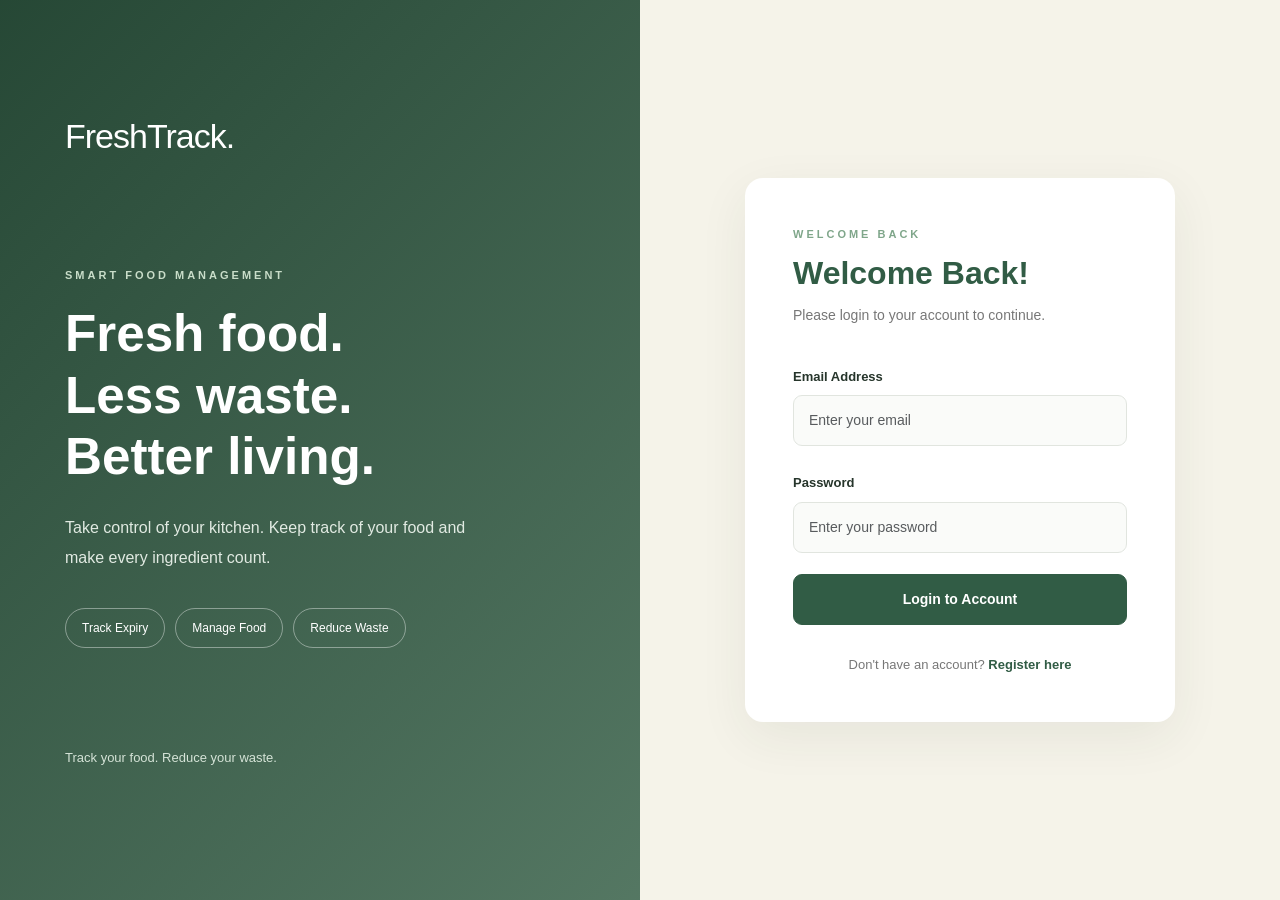
<file: index.html>
<!DOCTYPE html>
<html lang="en">
<head>
    <meta charset="UTF-8">
    <meta name="viewport" content="width=device-width, initial-scale=1.0">

    <title>Login | FreshTrack</title>

    <link href="https://cdn.jsdelivr.net/npm/bootstrap@5.3.3/dist/css/bootstrap.min.css" rel="stylesheet">

    <link rel="stylesheet" href="css/style.css">
</head>

<body class="login-page">

    <div class="login-wrapper">

        <!-- LEFT SIDE -->
        <div class="login-visual">

            <div class="visual-content">

                <h2 class="brand-name">FreshTrack.</h2>

                <div class="visual-message">
                    <p class="visual-label">SMART FOOD MANAGEMENT</p>

                    <h1>
                        Fresh food.<br>
                        Less waste.<br>
                        Better living.
                    </h1>

                    <p class="visual-description">
                        Take control of your kitchen.
                        Keep track of your food and make
                        every ingredient count.
                    </p>

                    <div class="visual-features">
                        <span>Track Expiry</span>
                        <span>Manage Food</span>
                        <span>Reduce Waste</span>
                    </div>
                </div>

                <p class="visual-footer">
                    Track your food. Reduce your waste.
                </p>

            </div>

        </div>


        <!-- RIGHT SIDE -->
        <div class="login-form-section">

            <div class="login-card">

                <div class="login-heading">

                    <p class="login-label">WELCOME BACK</p>

                    <h2>Welcome Back!</h2>

                    <p>
                        Please login to your account
                        to continue.
                    </p>

                </div>


                <form id="loginForm">

                    <div class="mb-4">

                        <label class="form-label">
                            Email Address
                        </label>

                        <input
                            type="email"
                            id="loginEmail"
                            class="form-control"
                            placeholder="Enter your email"
                            required
                        >

                    </div>


                    <div class="mb-3">

                        <label class="form-label">
                            Password
                        </label>

                        <input
                            type="password"
                            id="loginPassword"
                            class="form-control"
                            placeholder="Enter your password"
                            required
                        >

                    </div>


                    <div id="loginMessage" class="mb-3"></div>


                    <button type="submit" class="btn btn-primary w-100">
                        Login to Account
                    </button>

                </form>


                <p class="register-text">
                    Don't have an account?
                    <a href="register.html">Register here</a>
                </p>

            </div>

        </div>

    </div>


    <script src="js/auth.js"></script>

    <script>
        console.log("FreshTrack Auth Loaded!");
    </script>

</body>
</html>
</file>
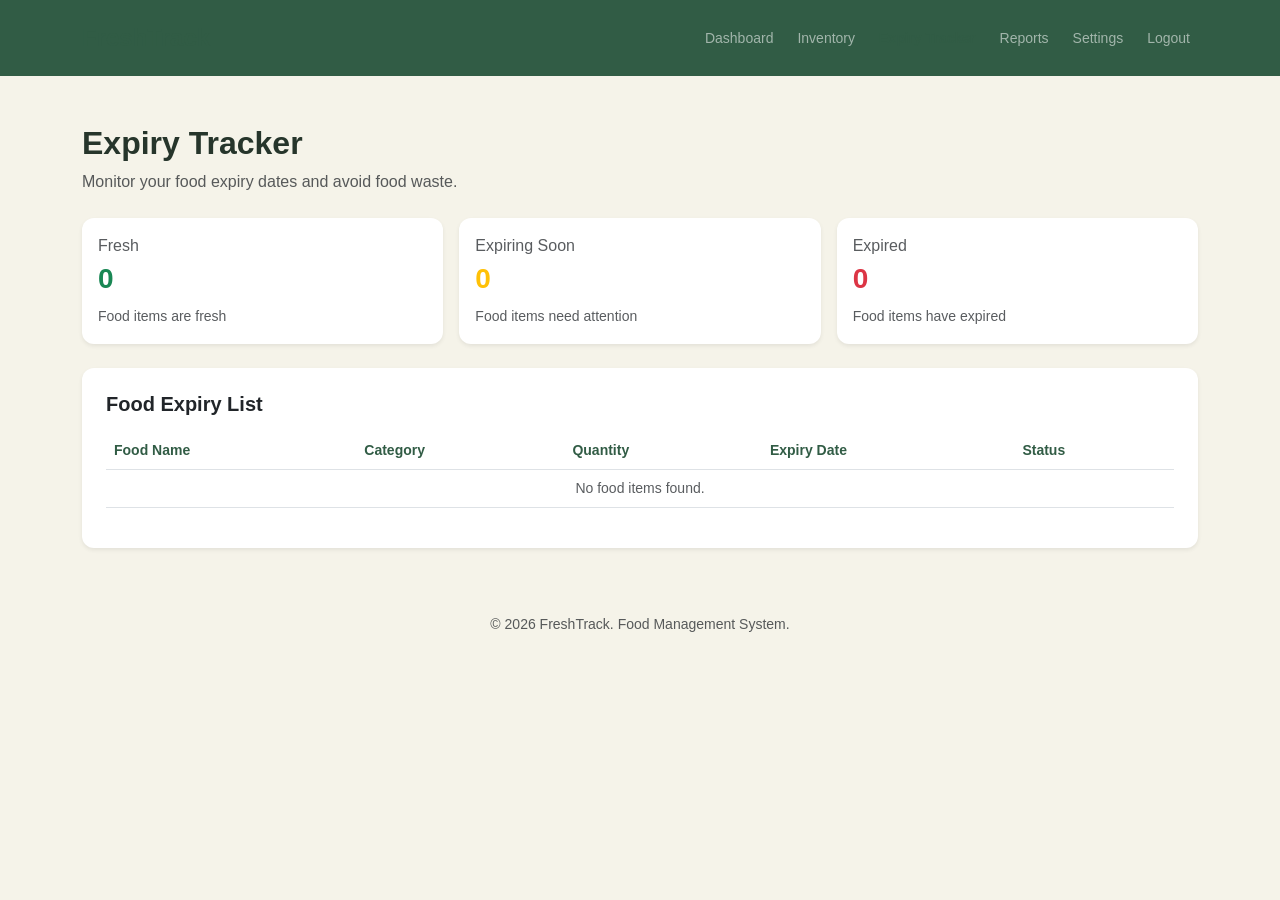
<file: expiry.html>
<!DOCTYPE html>
<html lang="en">
<head>
    <meta charset="UTF-8">
    <meta name="viewport" content="width=device-width, initial-scale=1.0">

    <title>Expiry Tracker | FreshTrack</title>

    <link href="https://cdn.jsdelivr.net/npm/bootstrap@5.3.3/dist/css/bootstrap.min.css" rel="stylesheet">
    <link rel="stylesheet" href="css/style.css">
</head>

<body>

    <!-- NAVIGATION -->
    <nav class="navbar navbar-expand-lg navbar-dark" style="background-color: #315C45;">
        <div class="container">
            <a class="navbar-brand fw-bold" href="dashboard.html">FreshTrack</a>

            <button class="navbar-toggler" type="button" data-bs-toggle="collapse" data-bs-target="#navbarMenu">
                <span class="navbar-toggler-icon"></span>
            </button>

            <div class="collapse navbar-collapse" id="navbarMenu">
                <ul class="navbar-nav ms-auto">
                    <li class="nav-item"><a class="nav-link" href="dashboard.html">Dashboard</a></li>
                    <li class="nav-item"><a class="nav-link" href="inventory.html">Inventory</a></li>
                    <li class="nav-item"><a class="nav-link active" href="expiry.html">Expiry Tracker</a></li>
                    <li class="nav-item"><a class="nav-link" href="reports.html">Reports</a></li>
                    <li class="nav-item"><a class="nav-link" href="settings.html">Settings</a></li>
                    <li class="nav-item"><a class="nav-link" href="#" id="logoutBtn">Logout</a></li>
                </ul>
            </div>
        </div>
    </nav>

    <!-- MAIN CONTENT -->
    <div class="container py-5">

        <div class="mb-4">
            <h2 class="fw-bold">Expiry Tracker</h2>
            <p class="text-muted">Monitor your food expiry dates and avoid food waste.</p>
        </div>

        <!-- EXPIRY SUMMARY -->
        <div class="row g-3 mb-4">

            <div class="col-md-4">
                <div class="card shadow-sm border-0">
                    <div class="card-body">
                        <p class="text-muted mb-1">Fresh</p>
                        <h3 class="fw-bold text-success" id="freshCount">0</h3>
                        <small class="text-muted">Food items are fresh</small>
                    </div>
                </div>
            </div>

            <div class="col-md-4">
                <div class="card shadow-sm border-0">
                    <div class="card-body">
                        <p class="text-muted mb-1">Expiring Soon</p>
                        <h3 class="fw-bold text-warning" id="soonCount">0</h3>
                        <small class="text-muted">Food items need attention</small>
                    </div>
                </div>
            </div>

            <div class="col-md-4">
                <div class="card shadow-sm border-0">
                    <div class="card-body">
                        <p class="text-muted mb-1">Expired</p>
                        <h3 class="fw-bold text-danger" id="expiredCount">0</h3>
                        <small class="text-muted">Food items have expired</small>
                    </div>
                </div>
            </div>

        </div>

        <!-- FOOD EXPIRY LIST -->
        <div class="card shadow-sm border-0">
            <div class="card-body p-4">

                <h5 class="fw-bold mb-3">Food Expiry List</h5>

                <div class="table-responsive">
                    <table class="table table-hover align-middle">

                        <thead>
                            <tr>
                                <th>Food Name</th>
                                <th>Category</th>
                                <th>Quantity</th>
                                <th>Expiry Date</th>
                                <th>Status</th>
                            </tr>
                        </thead>

                        <tbody id="expiryTable">
                            <tr>
                                <td colspan="5" class="text-center text-muted">
                                    No food items found.
                                </td>
                            </tr>
                        </tbody>

                    </table>
                </div>

            </div>
        </div>

    </div>

    <footer class="text-center py-3 text-muted">
        <small>© 2026 FreshTrack. Food Management System.</small>
    </footer>

    <script src="https://cdn.jsdelivr.net/npm/bootstrap@5.3.3/dist/js/bootstrap.bundle.min.js"></script>
    <script src="js/auth.js"></script>
    <script src="js/expiry.js"></script>

</body>
</html>
</file>
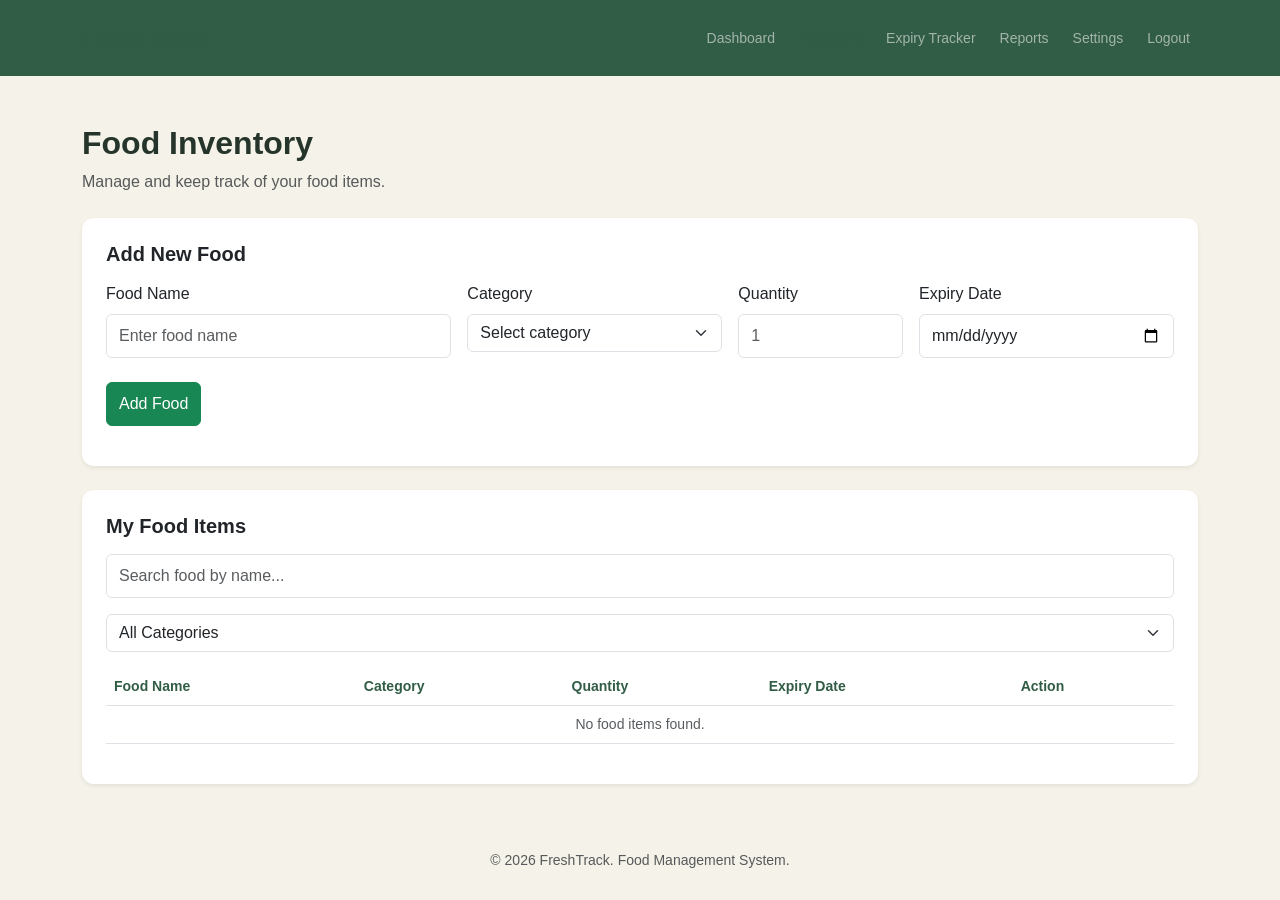
<file: inventory.html>
<!DOCTYPE html>
<html lang="en">
<head>
    <meta charset="UTF-8">
    <meta name="viewport" content="width=device-width, initial-scale=1.0">

    <title>Food Inventory | FreshTrack</title>

    <link href="https://cdn.jsdelivr.net/npm/bootstrap@5.3.3/dist/css/bootstrap.min.css" rel="stylesheet">
    <link rel="stylesheet" href="css/style.css">
</head>

<body>

    <!-- NAVIGATION -->
    <nav class="navbar navbar-expand-lg navbar-dark" style="background-color: #315C45;">
        <div class="container">
            <a class="navbar-brand fw-bold" href="dashboard.html">FreshTrack</a>

            <button class="navbar-toggler" type="button" data-bs-toggle="collapse" data-bs-target="#navbarMenu">
                <span class="navbar-toggler-icon"></span>
            </button>

            <div class="collapse navbar-collapse" id="navbarMenu">
                <ul class="navbar-nav ms-auto">
                    <li class="nav-item"><a class="nav-link" href="dashboard.html">Dashboard</a></li>
                    <li class="nav-item"><a class="nav-link active" href="inventory.html">Inventory</a></li>
                    <li class="nav-item"><a class="nav-link" href="expiry.html">Expiry Tracker</a></li>
                    <li class="nav-item"><a class="nav-link" href="reports.html">Reports</a></li>
                    <li class="nav-item"><a class="nav-link" href="settings.html">Settings</a></li>
                    <li class="nav-item"><a class="nav-link" href="#" id="logoutBtn">Logout</a></li>
                </ul>
            </div>
        </div>
    </nav>

    <!-- MAIN CONTENT -->
    <div class="container py-5">

        <div class="mb-4">
            <h2 class="fw-bold">Food Inventory</h2>
            <p class="text-muted">Manage and keep track of your food items.</p>
        </div>

        <!-- ADD FOOD FORM -->
        <div class="card shadow-sm border-0 mb-4">
            <div class="card-body p-4">

                <h5 class="fw-bold mb-3">Add New Food</h5>

                <form id="foodForm">

                    <div class="row g-3">

                        <div class="col-md-4">
                            <label class="form-label">Food Name</label>
                            <input type="text" id="foodName" class="form-control"
                                placeholder="Enter food name" required>
                        </div>

                        <div class="col-md-3">
                            <label class="form-label">Category</label>
                            <select id="foodCategory" class="form-select" required>
                                <option value="">Select category</option>
                                <option value="Vegetables">Vegetables</option>
                                <option value="Fruits">Fruits</option>
                                <option value="Dairy">Dairy</option>
                                <option value="Meat">Meat</option>
                                <option value="Others">Others</option>
                            </select>
                        </div>

                        <div class="col-md-2">
                            <label class="form-label">Quantity</label>
                            <input type="number" id="foodQuantity" class="form-control"
                                min="1" placeholder="1" required>
                        </div>

                        <div class="col-md-3">
                            <label class="form-label">Expiry Date</label>
                            <input type="date" id="foodExpiry" class="form-control" required>
                        </div>

                    </div>

                    <button type="submit" class="btn btn-success mt-4">
                        Add Food
                    </button>

                    <div id="foodMessage" class="mt-3"></div>

                </form>

            </div>
        </div>

        <!-- FOOD LIST -->
        <div class="card shadow-sm border-0">
            <div class="card-body p-4">

                <h5 class="fw-bold mb-3">My Food Items</h5>

        <!-- SEARCH FOOD -->
        <div class="mb-3">
            <input
                type="text"
                id="searchFood"
                class="form-control"
                placeholder="Search food by name..."
            >
        </div>

       <!-- FILTER CATEGORY -->
       <div class="mb-3">
           <select id="filterCategory" class="form-select">
               <option value="">All Categories</option>
               <option value="Vegetables">Vegetables</option>
               <option value="Fruits">Fruits</option>
               <option value="Dairy">Dairy</option>
               <option value="Meat">Meat</option>
               <option value="Others">Others</option>
           </select>
       </div>

               <div class="table-responsive">
                   <table class="table table-hover align-middle">

                       <thead>
                           <tr>
                               <th>Food Name</th>
                               <th>Category</th>
                              <th>Quantity</th>
                               <th>Expiry Date</th>
                               <th>Action</th>
                           </tr>
                       </thead>

                       <tbody id="foodTable">
                           <tr>
                               <td colspan="5" class="text-center text-muted">
                                   No food items added yet.
                               </td>
                           </tr>
                       </tbody>

                   </table>
               </div>

            </div>
       </div>
       
 </div>

    <footer class="text-center py-3 text-muted">
        <small>© 2026 FreshTrack. Food Management System.</small>
    </footer>

    <script src="https://cdn.jsdelivr.net/npm/bootstrap@5.3.3/dist/js/bootstrap.bundle.min.js"></script>
    <script src="js/auth.js"></script>
    <script src="js/data.js"></script>

</body>
</html>
</file>
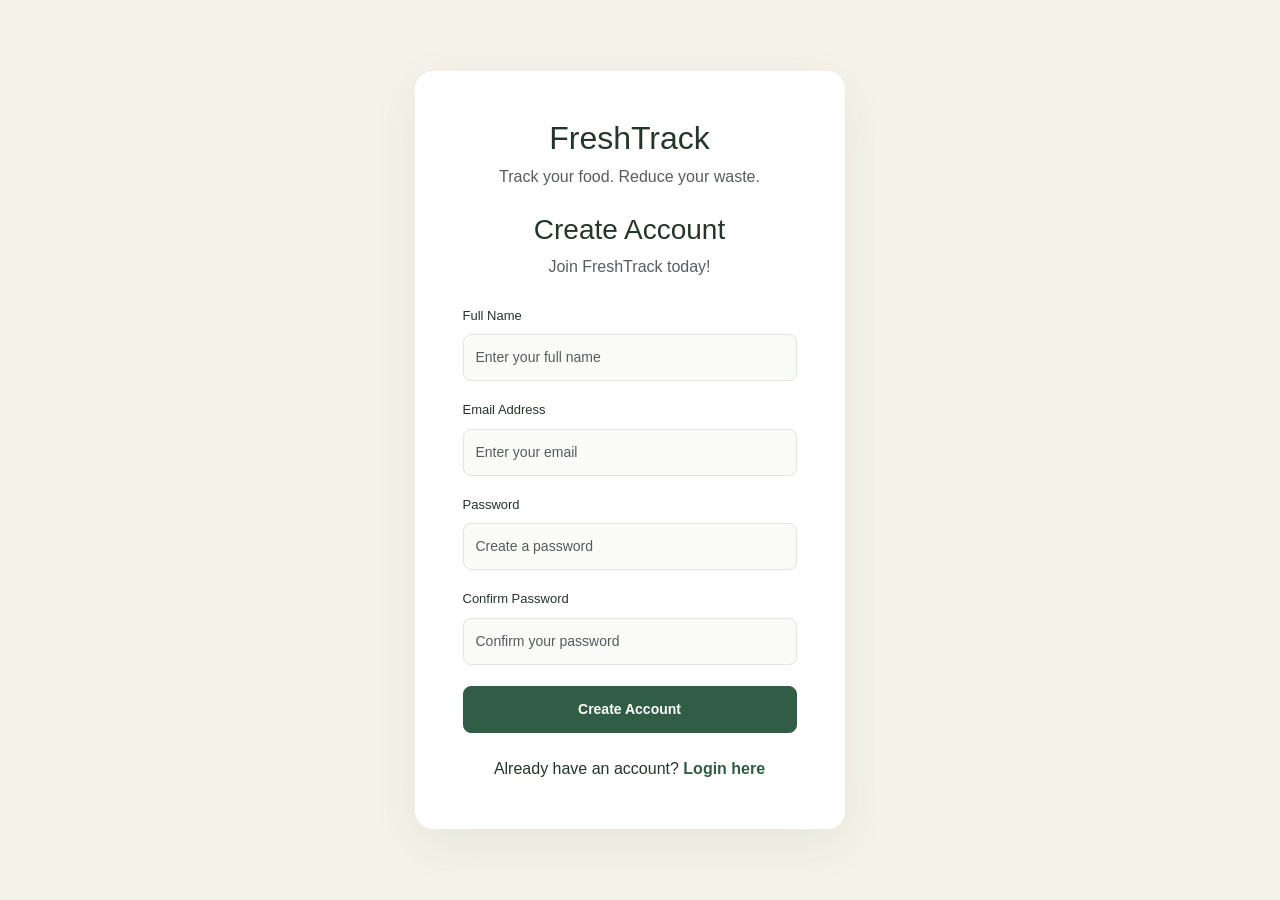
<file: register.html>
<!DOCTYPE html>
<html lang="en">
<head>
    <meta charset="UTF-8">
    <meta name="viewport" content="width=device-width, initial-scale=1.0">

    <title>Register | FreshTrack</title>

    <link href="https://cdn.jsdelivr.net/npm/bootstrap@5.3.3/dist/css/bootstrap.min.css" rel="stylesheet">

    <link rel="stylesheet" href="css/style.css">
</head>

<body class="login-page">

    <div class="container">
        <div class="row justify-content-center align-items-center min-vh-100">

            <div class="col-md-6 col-lg-5">

                <div class="login-card">

                    <div class="text-center mb-4">

                        <h2 class="brand-name">FreshTrack</h2>

                        <p class="text-muted">
                            Track your food. Reduce your waste.
                        </p>

                    </div>

                    <h3 class="text-center mb-2">
                        Create Account
                    </h3>

                    <p class="text-center text-muted mb-4">
                        Join FreshTrack today!
                    </p>

                    <form id="registerForm">

                        <div class="mb-3">
                            <label class="form-label">Full Name</label>

                            <input
                                type="text"
                                id="registerName"
                                class="form-control"
                                placeholder="Enter your full name"
                                required
                            >
                        </div>

                        <div class="mb-3">
                            <label class="form-label">Email Address</label>

                            <input
                                type="email"
                                id="registerEmail"
                                class="form-control"
                                placeholder="Enter your email"
                                required
                            >
                        </div>

                        <div class="mb-3">
                            <label class="form-label">Password</label>

                            <input
                                type="password"
                                id="registerPassword"
                                class="form-control"
                                placeholder="Create a password"
                                minlength="6"
                                required
                            >
                        </div>

                        <div class="mb-3">
                            <label class="form-label">Confirm Password</label>

                            <input
                                type="password"
                                id="confirmPassword"
                                class="form-control"
                                placeholder="Confirm your password"
                                required
                            >
                        </div>

                        <div id="registerMessage" class="mb-3"></div>

                        <button type="submit" class="btn btn-primary w-100">
                            Create Account
                        </button>

                    </form>

                    <p class="text-center mt-4 mb-0">
                        Already have an account?

                        <a href="index.html">
                            Login here
                        </a>
                    </p>

                </div>

            </div>

        </div>
    </div>

    <script src="js/auth.js"></script>
    
</body>
</html>
</file>
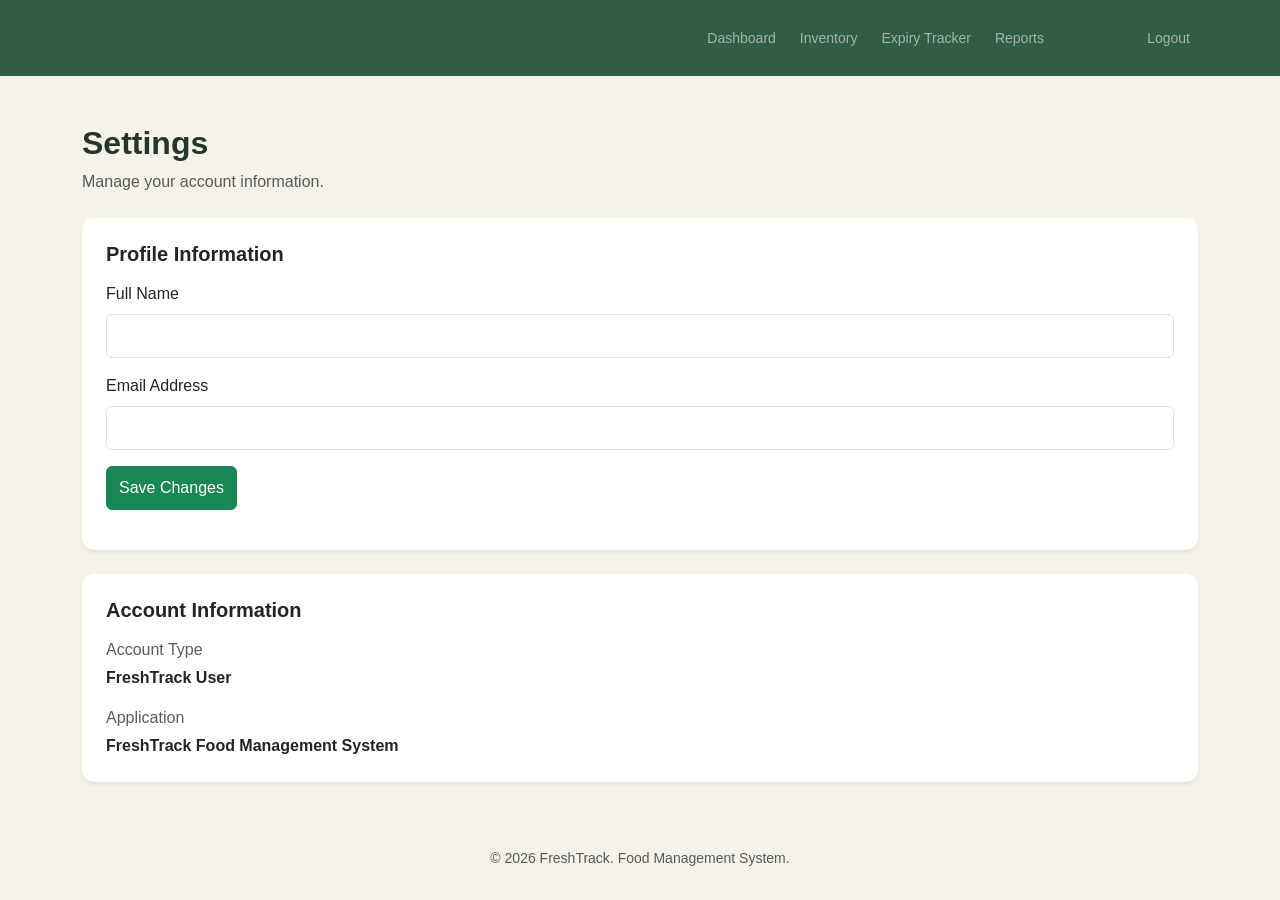
<file: settings.html>
<!DOCTYPE html>
<html lang="en">
<head>
    <meta charset="UTF-8">
    <meta name="viewport" content="width=device-width, initial-scale=1.0">

    <title>Settings | FreshTrack</title>

    <link href="https://cdn.jsdelivr.net/npm/bootstrap@5.3.3/dist/css/bootstrap.min.css" rel="stylesheet">
    <link rel="stylesheet" href="css/style.css">
</head>

<body>

    <!-- NAVIGATION -->
    <nav class="navbar navbar-expand-lg navbar-dark" style="background-color: #315C45;">
        <div class="container">
            <a class="navbar-brand fw-bold" href="dashboard.html">FreshTrack</a>

            <button class="navbar-toggler" type="button" data-bs-toggle="collapse" data-bs-target="#navbarMenu">
                <span class="navbar-toggler-icon"></span>
            </button>

            <div class="collapse navbar-collapse" id="navbarMenu">
                <ul class="navbar-nav ms-auto">
                    <li class="nav-item"><a class="nav-link" href="dashboard.html">Dashboard</a></li>
                    <li class="nav-item"><a class="nav-link" href="inventory.html">Inventory</a></li>
                    <li class="nav-item"><a class="nav-link" href="expiry.html">Expiry Tracker</a></li>
                    <li class="nav-item"><a class="nav-link" href="reports.html">Reports</a></li>
                    <li class="nav-item"><a class="nav-link active" href="settings.html">Settings</a></li>
                    <li class="nav-item"><a class="nav-link" href="#" id="logoutBtn">Logout</a></li>
                </ul>
            </div>
        </div>
    </nav>

    <!-- MAIN CONTENT -->
    <div class="container py-5">

        <div class="mb-4">
            <h2 class="fw-bold">Settings</h2>
            <p class="text-muted">Manage your account information.</p>
        </div>

        <!-- PROFILE INFORMATION -->
        <div class="card shadow-sm border-0 mb-4">
            <div class="card-body p-4">

                <h5 class="fw-bold mb-3">Profile Information</h5>

                <form id="profileForm">

                    <div class="mb-3">
                        <label class="form-label">Full Name</label>
                        <input type="text" id="profileName" class="form-control" required>
                    </div>

                    <div class="mb-3">
                        <label class="form-label">Email Address</label>
                        <input type="email" id="profileEmail" class="form-control" required>
                    </div>

                    <button type="submit" class="btn btn-success">
                        Save Changes
                    </button>

                    <div id="profileMessage" class="mt-3"></div>

                </form>

            </div>
        </div>

        <!-- ACCOUNT INFORMATION -->
        <div class="card shadow-sm border-0">
            <div class="card-body p-4">

                <h5 class="fw-bold mb-3">Account Information</h5>

                <p class="text-muted mb-1">Account Type</p>
                <p class="fw-semibold">FreshTrack User</p>

                <p class="text-muted mb-1">Application</p>
                <p class="fw-semibold mb-0">FreshTrack Food Management System</p>

            </div>
        </div>

    </div>

    <footer class="text-center py-3 text-muted">
        <small>© 2026 FreshTrack. Food Management System.</small>
    </footer>

    <script src="https://cdn.jsdelivr.net/npm/bootstrap@5.3.3/dist/js/bootstrap.bundle.min.js"></script>
    <script src="js/auth.js"></script>
    <script src="js/settings.js"></script>

</body>
</html>
</file>
<file: css/style.css>
/* FRESHTRACK - MAIN STYLESHEET */

:root {
    --primary: #315C45;
    --secondary: #7FA68A;
    --background: #F5F3E9;
    --white: #FFFFFF;
    --text: #26352B;
    --muted: #777777;
}

body {
    font-family: Arial, sans-serif;
    background-color: var(--background);
    color: var(--text);
    margin: 0;
    padding: 0;
}

.navbar-brand {
    color: var(--primary) !important;
    font-weight: bold;
    font-size: 24px;
}

.btn-primary {
    background-color: var(--primary);
    border-color: var(--primary);
}

.btn-primary:hover {
    background-color: #244633;
    border-color: #244633;
}

.main-container {
    max-width: 1200px;
    margin: auto;
    padding: 30px 20px;
}

.card {
    border: none;
    border-radius: 12px;
    background-color: var(--white);
}

.page-title {
    font-size: 28px;
    font-weight: bold;
    color: var(--primary);
}

.footer {
    text-align: center;
    padding: 20px;
    color: var(--muted);
    font-size: 14px;
}



/* LOGIN PAGE - MODERN SPLIT SCREEN */

.login-page {
    background-color: #F5F3E9;
    min-height: 100vh;
}

.login-wrapper {
    display: flex;
    min-height: 100vh;
    width: 100%;
}

/* LEFT VISUAL SECTION */

.login-visual {
    width: 50%;
    min-height: 100vh;
    background:
        linear-gradient(
            135deg,
            rgba(25, 61, 42, 0.94),
            rgba(49, 92, 69, 0.82)
        ),
        url("https://images.unsplash.com/photo-1542838132-92c53300491e?auto=format&fit=crop&w=1400&q=85");

    background-size: cover;
    background-position: center;
    color: white;
    display: flex;
    align-items: center;
    padding: 65px;
}

.visual-content {
    width: 100%;
    max-width: 560px;
    margin: auto;
}

.login-visual .brand-name {
    color: white;
    font-size: 34px;
    letter-spacing: -1px;
    margin-bottom: 110px;
}

.visual-label {
    font-size: 11px;
    font-weight: bold;
    letter-spacing: 3px;
    color: #C9DDC9;
    margin-bottom: 20px;
}

.visual-message h1 {
    font-size: clamp(38px, 4vw, 58px);
    font-weight: bold;
    line-height: 1.2;
    margin-bottom: 25px;
}

.visual-description {
    font-size: 16px;
    line-height: 1.9;
    color: #E1EAE2;
    max-width: 430px;
}

.visual-features {
    display: flex;
    flex-wrap: wrap;
    gap: 10px;
    margin-top: 35px;
}

.visual-features span {
    border: 1px solid rgba(255, 255, 255, 0.4);
    border-radius: 30px;
    padding: 10px 16px;
    font-size: 12px;
    color: white;
}

.visual-footer {
    margin-top: 100px;
    font-size: 13px;
    color: #D5E3D7;
}


/* RIGHT LOGIN SECTION */

.login-form-section {
    width: 50%;
    min-height: 100vh;
    display: flex;
    align-items: center;
    justify-content: center;
    padding: 50px;
}

.login-card {
    width: 100%;
    max-width: 430px;
    background-color: white;
    padding: 48px;
    border-radius: 18px;
    box-shadow: 0 15px 50px rgba(38, 53, 43, 0.07);
}

.login-label {
    color: var(--secondary);
    font-size: 11px;
    font-weight: bold;
    letter-spacing: 3px;
    margin-bottom: 12px;
}

.login-heading h2 {
    font-size: 32px;
    font-weight: bold;
    color: var(--primary);
    margin-bottom: 12px;
}

.login-heading p:last-child {
    color: var(--muted);
    font-size: 14px;
    margin-bottom: 38px;
}

.login-card .form-label {
    color: var(--text);
    font-weight: 600;
    font-size: 13px;
    margin-bottom: 9px;
}

.login-card .form-control {
    padding: 14px 15px;
    border-radius: 9px;
    border: 1px solid #E1E5DF;
    background-color: #FAFBF9;
    font-size: 14px;
}

.login-card .form-control:focus {
    border-color: var(--secondary);
    box-shadow: 0 0 0 3px rgba(127, 166, 138, 0.15);
}

.login-card .btn {
    padding: 14px;
    border-radius: 9px;
    font-weight: bold;
    font-size: 14px;
    margin-top: 5px;
}

.register-text {
    text-align: center;
    margin-top: 30px;
    margin-bottom: 0;
    color: var(--muted);
    font-size: 13px;
}

.login-card a {
    color: var(--primary);
    text-decoration: none;
    font-weight: bold;
}

.login-card a:hover {
    text-decoration: underline;
}


/* LOGIN MOBILE RESPONSIVE */

@media (max-width: 768px) {

    .login-wrapper {
        flex-direction: column;
    }

    .login-visual {
        width: 100%;
        min-height: 320px;
        padding: 35px 25px;
    }

    .login-visual .brand-name {
        margin-bottom: 40px;
        font-size: 28px;
    }

    .visual-message h1 {
        font-size: 36px;
    }

    .visual-description {
        font-size: 13px;
    }

    .visual-features {
        margin-top: 20px;
    }

    .visual-footer {
        margin-top: 35px;
    }

    .login-form-section {
        width: 100%;
        min-height: auto;
        padding: 40px 20px;
    }

    .login-card {
        padding: 32px 25px;
    }

}

/* REGISTER PAGE */

#registerForm .form-control {
    padding: 12px;
    border-radius: 8px;
}

#registerForm .btn {
    padding: 12px;
    border-radius: 8px;
    font-weight: bold;
}

#registerForm .form-label {
    font-weight: 500;
}


/* MOBILE RESPONSIVE DESIGN */

* {
    box-sizing: border-box;
}

html {
    width: 100%;
    overflow-x: hidden;
}

body {
    width: 100%;
    overflow-x: hidden;
}

button,
.btn {
    min-height: 44px;
}

input,
.form-control {
    min-height: 44px;
}

@media (max-width: 576px) {

    .login-card {
        padding: 22px 18px;
        margin: 15px 0;
    }

    .brand-name {
        font-size: 28px;
    }

    .login-card h3 {
        font-size: 23px;
    }

    .login-page .container {
        padding-left: 15px;
        padding-right: 15px;
    }

}


/* DASHBOARD DESIGN */

.navbar {
    padding: 15px 0;
}

.nav-link {
    font-size: 14px;
    margin-left: 8px;
}

.nav-link.active {
    color: var(--primary) !important;
    font-weight: bold;
}

.summary-card {
    border-left: 4px solid var(--secondary);
}

.summary-card h2 {
    font-weight: bold;
    margin: 12px 0;
    color: var(--primary);
}

.summary-card small {
    color: var(--muted);
}

.chart-container {
    position: relative;
    width: 100%;
    height: 280px;
}

.table th {
    color: var(--primary);
    font-size: 14px;
    white-space: nowrap;
}

.table td {
    font-size: 14px;
}

.footer {
    margin-top: 30px;
    border-top: 1px solid #dddddd;
}

@media (max-width: 576px) {

    .main-container {
        padding: 20px 15px;
    }

    .page-title {
        font-size: 24px;
    }

    .summary-card .card-body {
        padding: 15px 10px;
    }

    .summary-card h2 {
        font-size: 24px;
    }

    .summary-card p {
        font-size: 12px;
    }

    .summary-card small {
        font-size: 10px;
    }

    .chart-container {
        height: 230px;
    }

}
</file>
